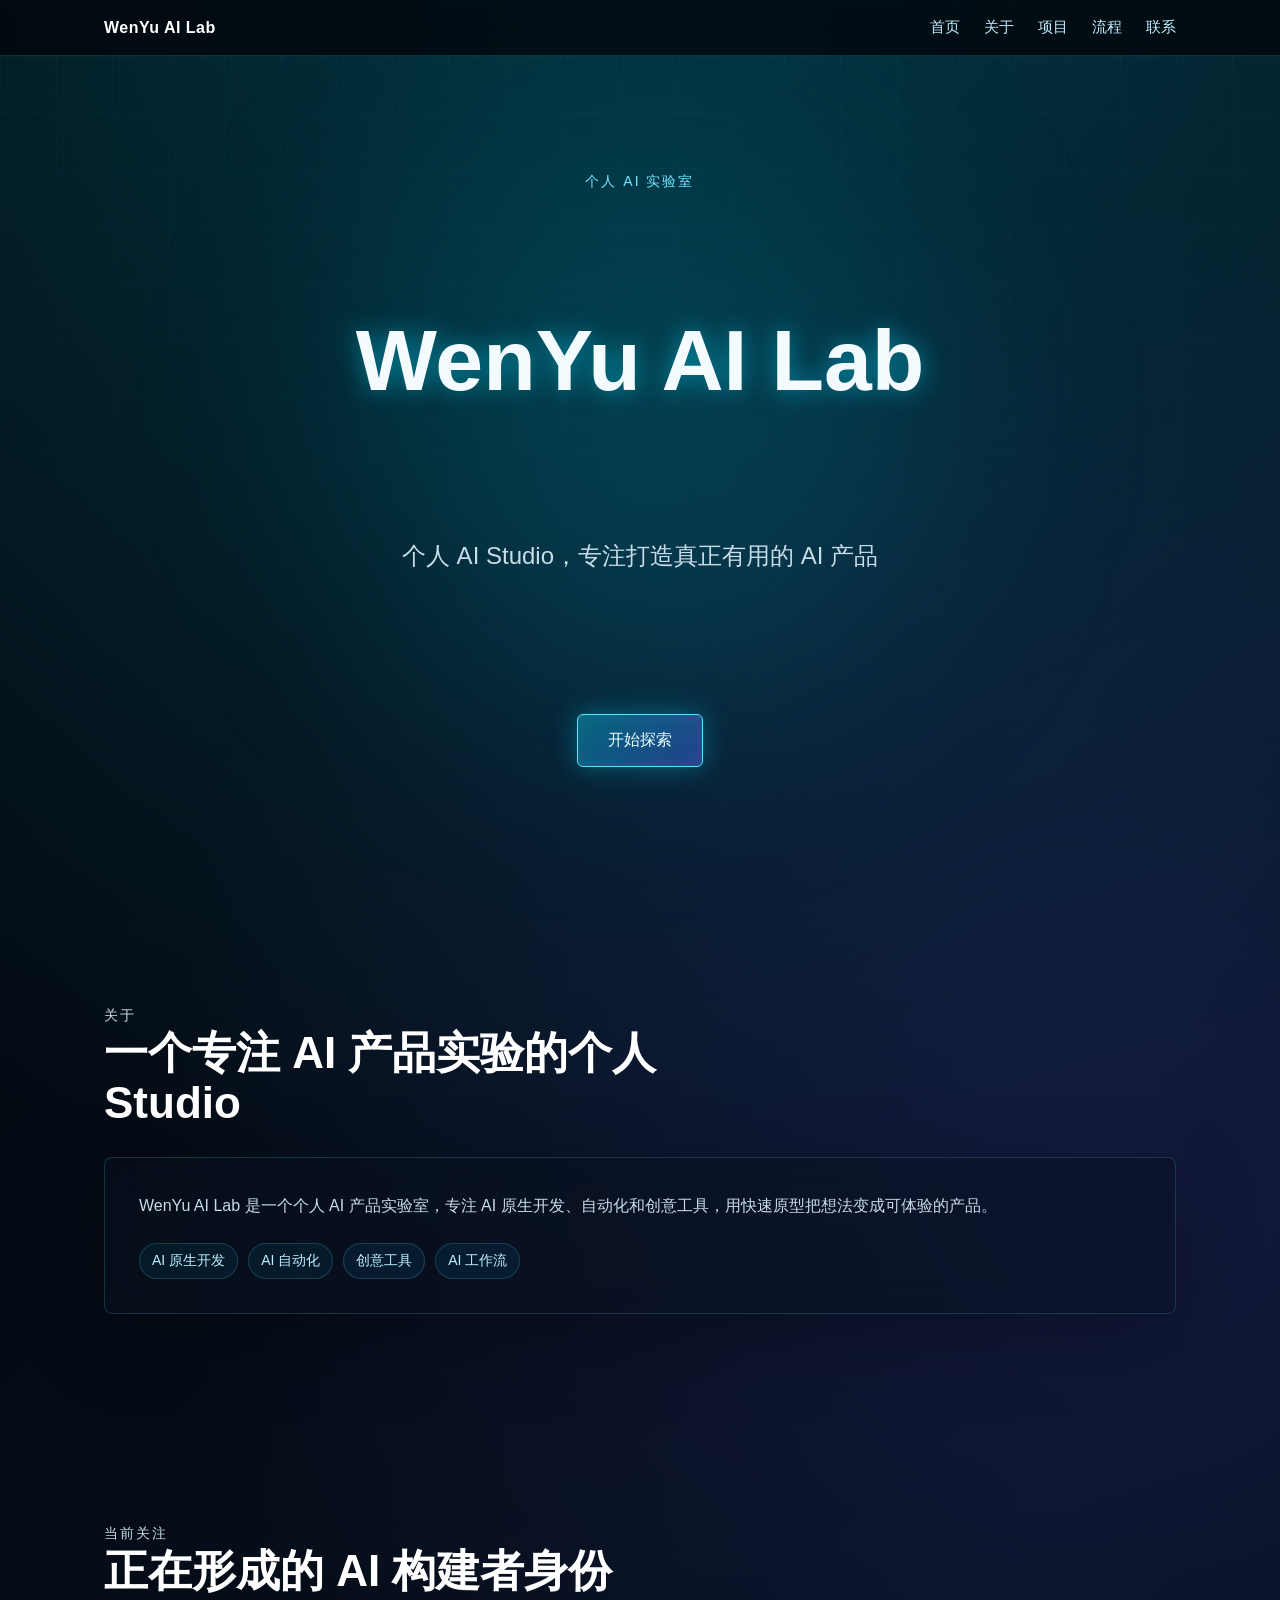
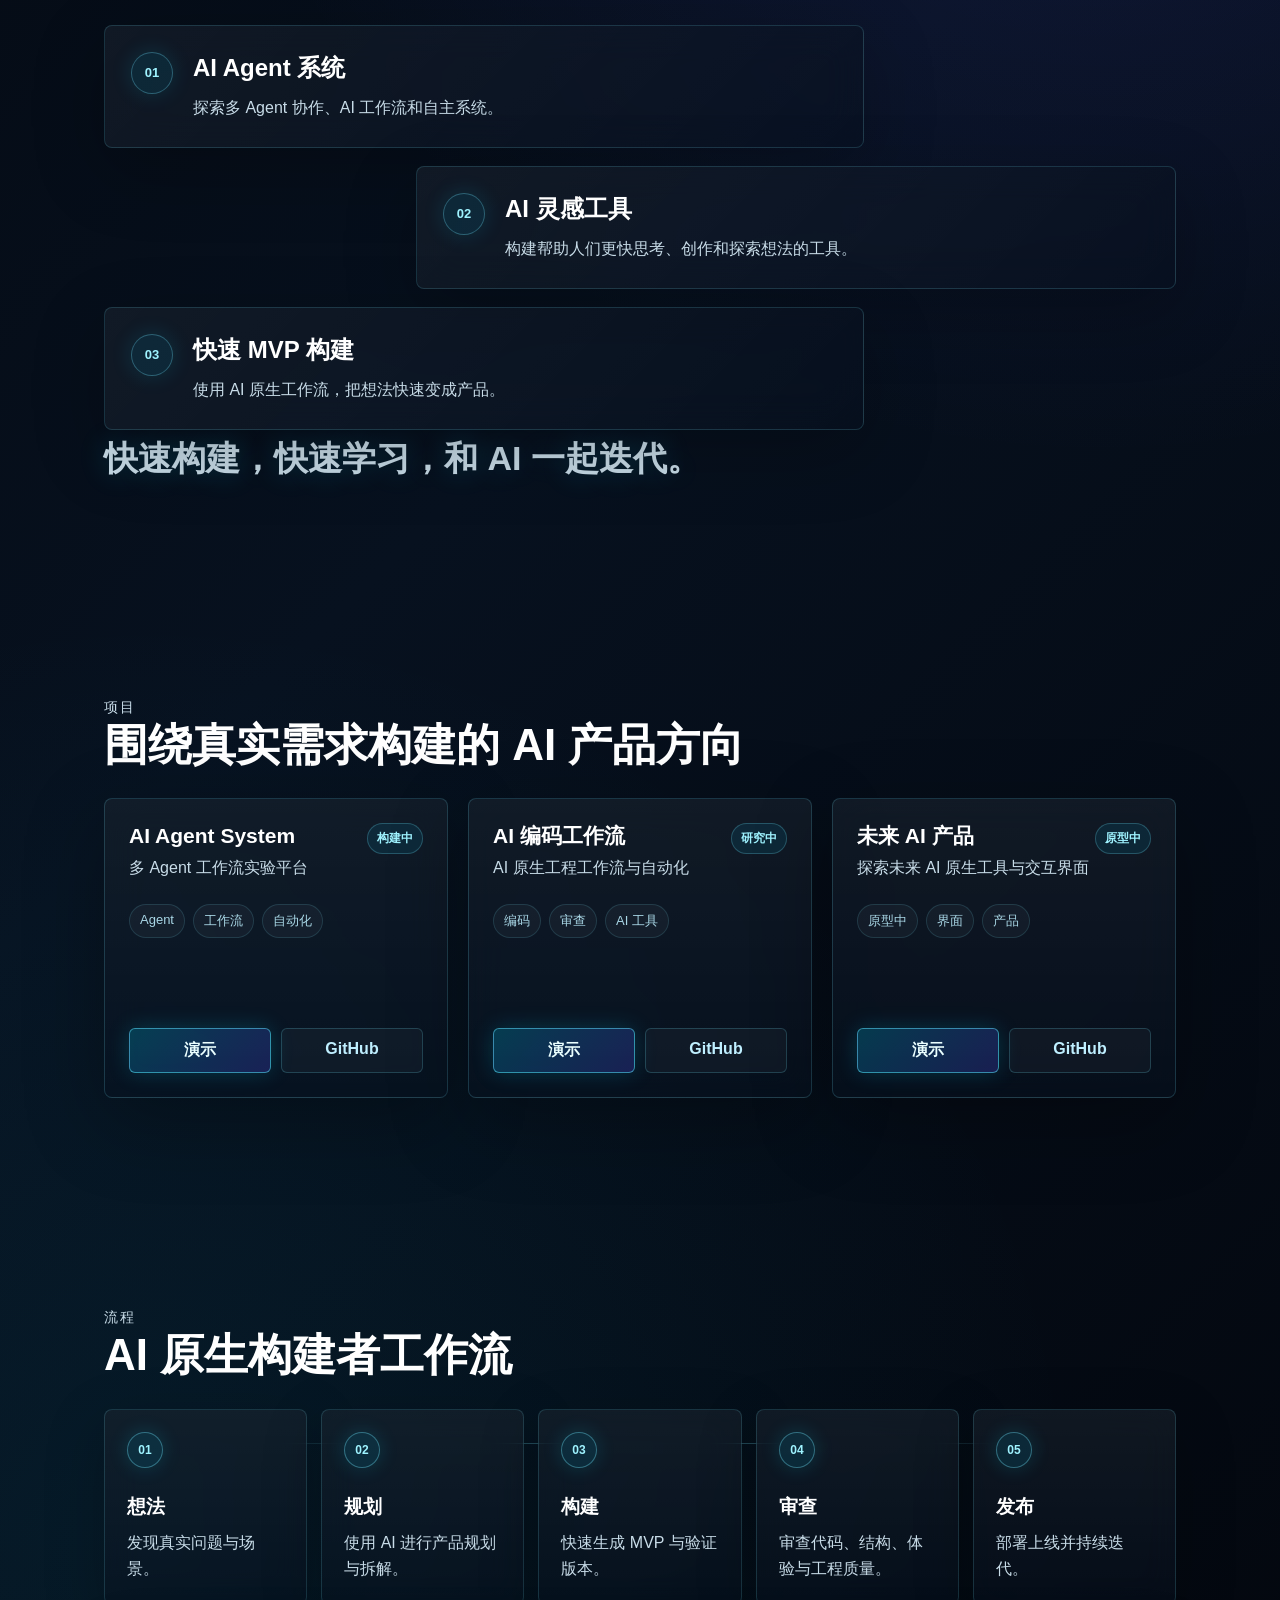
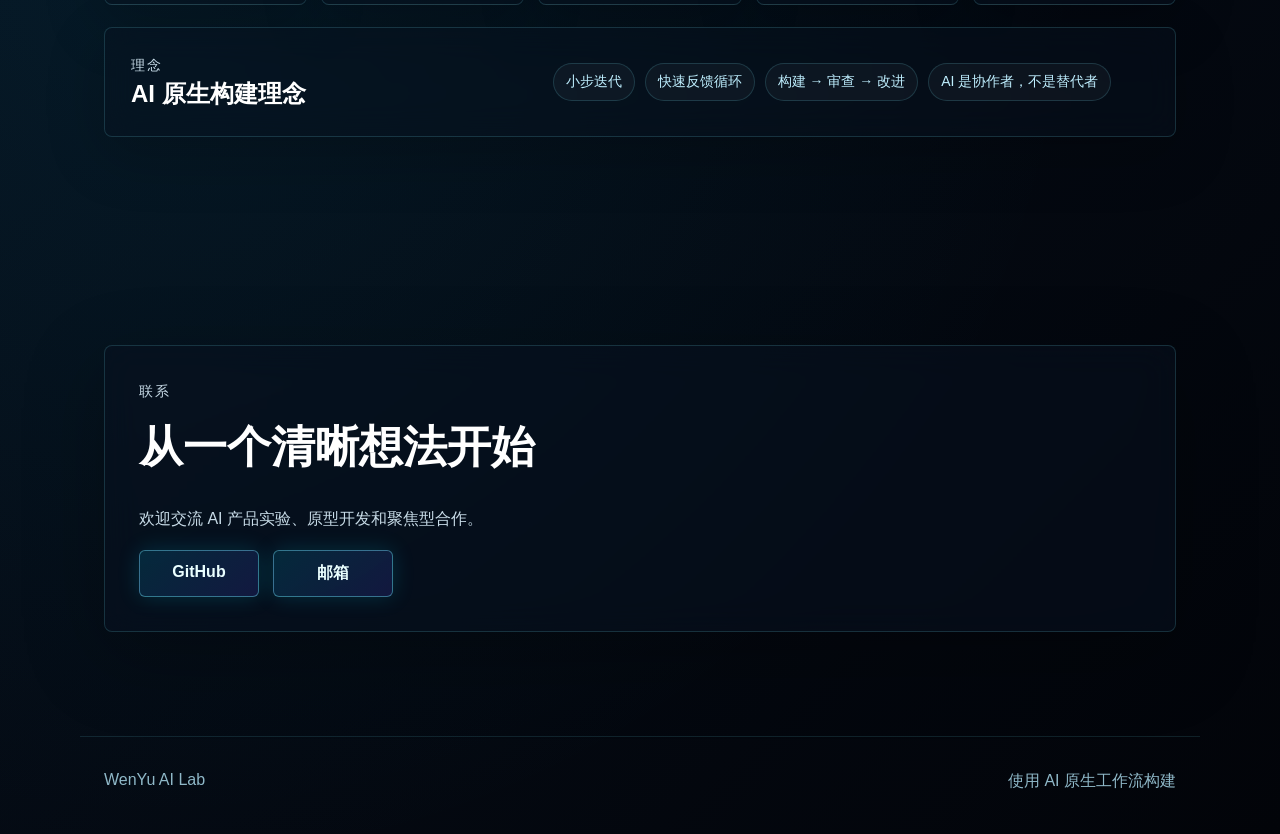
<file: index.html>
<!DOCTYPE html>
<html lang="zh-CN">
<head>
  <meta charset="UTF-8">
  <meta name="viewport" content="width=device-width, initial-scale=1.0">
  <title>WenYu AI Lab</title>
  <link rel="stylesheet" href="style.css">
</head>
<body>
  <header class="site-header">
    <nav class="nav">
      <a class="logo" href="#home">WenYu AI Lab</a>
      <div class="nav-links">
        <a href="#home">首页</a>
        <a href="#about">关于</a>
        <a href="#projects">项目</a>
        <a href="#workflow">流程</a>
        <a href="#contact">联系</a>
      </div>
    </nav>
  </header>

  <main>
    <section id="home" class="hero reveal">
      <p class="eyebrow">个人 AI 实验室</p>
      <h1>WenYu AI Lab</h1>
      <p class="intro">个人 AI Studio，专注打造真正有用的 AI 产品</p>
      <button id="helloButton" class="glow-button" type="button">开始探索</button>
    </section>

    <section id="about" class="section reveal">
      <div class="section-heading">
        <p class="eyebrow">关于</p>
        <h2>一个专注 AI 产品实验的个人 Studio</h2>
      </div>
      <div class="glass-panel">
        <p>WenYu AI Lab 是一个个人 AI 产品实验室，专注 AI 原生开发、自动化和创意工具，用快速原型把想法变成可体验的产品。</p>
        <div class="tag-list">
          <span>AI 原生开发</span>
          <span>AI 自动化</span>
          <span>创意工具</span>
          <span>AI 工作流</span>
        </div>
      </div>
    </section>

    <section id="focus" class="section reveal">
      <div class="section-heading">
        <p class="eyebrow">当前关注</p>
        <h2>正在形成的 AI 构建者身份</h2>
      </div>
      <div class="focus-stack">
        <article class="focus-card align-left">
          <span class="focus-index">01</span>
          <div>
            <h3>AI Agent 系统</h3>
            <p>探索多 Agent 协作、AI 工作流和自主系统。</p>
          </div>
        </article>
        <article class="focus-card align-right">
          <span class="focus-index">02</span>
          <div>
            <h3>AI 灵感工具</h3>
            <p>构建帮助人们更快思考、创作和探索想法的工具。</p>
          </div>
        </article>
        <article class="focus-card align-left">
          <span class="focus-index">03</span>
          <div>
            <h3>快速 MVP 构建</h3>
            <p>使用 AI 原生工作流，把想法快速变成产品。</p>
          </div>
        </article>
      </div>
      <p class="focus-mantra">快速构建，快速学习，和 AI 一起迭代。</p>
    </section>

    <section id="projects" class="section reveal">
      <div class="section-heading">
        <p class="eyebrow">项目</p>
        <h2>围绕真实需求构建的 AI 产品方向</h2>
      </div>
      <div class="project-grid">
        <article class="project-card">
          <div class="project-header">
            <h3>AI Agent System</h3>
            <span class="status-badge">构建中</span>
          </div>
          <p class="project-position">多 Agent 工作流实验平台</p>
          <div class="tech-tags">
            <span>Agent</span>
            <span>工作流</span>
            <span>自动化</span>
          </div>
          <div class="project-actions">
            <a class="project-button primary" href="#contact">演示</a>
            <a class="project-button secondary" href="https://github.com/yourname" target="_blank" rel="noreferrer">GitHub</a>
          </div>
        </article>
        <article class="project-card">
          <div class="project-header">
            <h3>AI 编码工作流</h3>
            <span class="status-badge">研究中</span>
          </div>
          <p class="project-position">AI 原生工程工作流与自动化</p>
          <div class="tech-tags">
            <span>编码</span>
            <span>审查</span>
            <span>AI 工具</span>
          </div>
          <div class="project-actions">
            <a class="project-button primary" href="#contact">演示</a>
            <a class="project-button secondary" href="https://github.com/yourname" target="_blank" rel="noreferrer">GitHub</a>
          </div>
        </article>
        <article class="project-card">
          <div class="project-header">
            <h3>未来 AI 产品</h3>
            <span class="status-badge">原型中</span>
          </div>
          <p class="project-position">探索未来 AI 原生工具与交互界面</p>
          <div class="tech-tags">
            <span>原型中</span>
            <span>界面</span>
            <span>产品</span>
          </div>
          <div class="project-actions">
            <a class="project-button primary" href="#contact">演示</a>
            <a class="project-button secondary" href="https://github.com/yourname" target="_blank" rel="noreferrer">GitHub</a>
          </div>
        </article>
      </div>
    </section>

    <section id="workflow" class="section reveal">
      <div class="section-heading">
        <p class="eyebrow">流程</p>
        <h2>AI 原生构建者工作流</h2>
      </div>
      <div class="workflow-timeline">
        <article class="workflow-step">
          <span class="step-number">01</span>
          <h3>想法</h3>
          <p>发现真实问题与场景。</p>
        </article>
        <article class="workflow-step">
          <span class="step-number">02</span>
          <h3>规划</h3>
          <p>使用 AI 进行产品规划与拆解。</p>
        </article>
        <article class="workflow-step">
          <span class="step-number">03</span>
          <h3>构建</h3>
          <p>快速生成 MVP 与验证版本。</p>
        </article>
        <article class="workflow-step">
          <span class="step-number">04</span>
          <h3>审查</h3>
          <p>审查代码、结构、体验与工程质量。</p>
        </article>
        <article class="workflow-step">
          <span class="step-number">05</span>
          <h3>发布</h3>
          <p>部署上线并持续迭代。</p>
        </article>
      </div>
      <div class="philosophy-panel">
        <div>
          <p class="eyebrow">理念</p>
          <h3>AI 原生构建理念</h3>
        </div>
        <div class="philosophy-list">
          <span>小步迭代</span>
          <span>快速反馈循环</span>
          <span>构建 → 审查 → 改进</span>
          <span>AI 是协作者，不是替代者</span>
        </div>
      </div>
    </section>

    <section id="contact" class="section reveal">
      <div class="glass-panel contact-panel">
        <p class="eyebrow">联系</p>
        <h2>从一个清晰想法开始</h2>
        <p>欢迎交流 AI 产品实验、原型开发和聚焦型合作。</p>
        <div class="contact-actions">
          <a class="action-button" href="https://github.com/yourname" target="_blank" rel="noreferrer">GitHub</a>
          <a class="action-button" href="mailto:hello@wenyu.ai">邮箱</a>
        </div>
      </div>
    </section>
  </main>

  <footer class="footer">
    <p>WenYu AI Lab</p>
    <span>使用 AI 原生工作流构建</span>
  </footer>

  <script src="script.js"></script>
</body>
</html>
</file>
<file: style.css>
* {
  box-sizing: border-box;
}

html {
  scroll-behavior: smooth;
}

body {
  position: relative;
  margin: 0;
  min-height: 100vh;
  overflow-x: hidden;
  font-family: Inter, Arial, sans-serif;
  color: #f4fbff;
  background:
    radial-gradient(circle at 50% -5%, rgba(0, 220, 255, 0.24), transparent 34%),
    radial-gradient(circle at 86% 28%, rgba(90, 80, 255, 0.14), transparent 30%),
    radial-gradient(circle at 12% 78%, rgba(0, 180, 220, 0.08), transparent 28%),
    linear-gradient(135deg, #020409, #07111f 48%, #020409 100%);
}

body::before {
  position: fixed;
  inset: 0;
  z-index: -1;
  content: "";
  background-image:
    linear-gradient(rgba(116, 232, 255, 0.04) 1px, transparent 1px),
    linear-gradient(90deg, rgba(116, 232, 255, 0.04) 1px, transparent 1px);
  background-size: 56px 56px;
  mask-image: linear-gradient(to bottom, rgba(0, 0, 0, 0.8), transparent 78%);
}

body::after {
  position: fixed;
  top: 16%;
  left: 50%;
  z-index: -2;
  width: 560px;
  height: 560px;
  content: "";
  background: rgba(0, 216, 255, 0.13);
  border-radius: 50%;
  filter: blur(120px);
  transform: translateX(-50%);
}

a {
  color: inherit;
  text-decoration: none;
}

.site-header {
  position: fixed;
  top: 0;
  left: 0;
  z-index: 10;
  width: 100%;
  border-bottom: 1px solid rgba(116, 232, 255, 0.16);
  background: rgba(2, 4, 9, 0.78);
  backdrop-filter: blur(14px);
}

.nav {
  width: min(1120px, 100%);
  margin: 0 auto;
  padding: 18px 24px;
  display: flex;
  align-items: center;
  justify-content: space-between;
  gap: 24px;
}

.logo {
  color: #ffffff;
  font-weight: 700;
  letter-spacing: 0.5px;
}

.nav-links {
  display: flex;
  gap: 24px;
  color: #bfefff;
  font-size: 15px;
}

.nav-links a {
  transition: color 0.2s ease;
}

.nav-links a:hover {
  color: #74e8ff;
}

.hero {
  min-height: 100vh;
  display: grid;
  place-items: center;
  padding: 120px 24px 80px;
  text-align: center;
}

.eyebrow {
  margin: 0 0 14px;
  color: #74e8ff;
  font-size: 14px;
  letter-spacing: 2px;
  text-transform: uppercase;
}

h1 {
  margin: 0;
  font-size: clamp(44px, 8vw, 86px);
  font-weight: 800;
  letter-spacing: 0;
  text-shadow: 0 0 24px rgba(0, 225, 255, 0.5);
}

.intro {
  max-width: 640px;
  margin: 22px auto 34px;
  color: #c8dce8;
  font-size: clamp(18px, 3vw, 24px);
  line-height: 1.5;
}

.glow-button {
  padding: 15px 30px;
  border: 1px solid #58e6ff;
  border-radius: 6px;
  color: #eaffff;
  background:
    linear-gradient(135deg, rgba(0, 225, 255, 0.26), rgba(87, 80, 255, 0.34)),
    rgba(0, 180, 220, 0.14);
  cursor: pointer;
  font-size: 16px;
  box-shadow:
    0 0 26px rgba(0, 216, 255, 0.34),
    inset 0 0 18px rgba(255, 255, 255, 0.06);
  transition: transform 0.24s ease, box-shadow 0.24s ease, background 0.24s ease;
}

.glow-button:hover {
  background:
    linear-gradient(135deg, rgba(0, 240, 255, 0.36), rgba(105, 96, 255, 0.48)),
    rgba(0, 210, 255, 0.18);
  box-shadow:
    0 0 42px rgba(0, 216, 255, 0.52),
    0 0 90px rgba(87, 80, 255, 0.22);
  transform: translateY(-2px) scale(1.03);
}

.glow-button:active {
  transform: translateY(0) scale(0.99);
}

.section {
  width: min(1120px, 100%);
  margin: 0 auto;
  padding: 104px 24px;
}

.section-heading {
  max-width: 680px;
  margin-bottom: 28px;
}

.section h2 {
  margin: 0;
  color: #ffffff;
  font-size: clamp(30px, 4vw, 44px);
  line-height: 1.15;
  letter-spacing: 0;
}

.section p,
.card p {
  margin: 0;
  color: #c8dce8;
  line-height: 1.7;
}

.card-grid {
  display: grid;
  grid-template-columns: repeat(3, 1fr);
  gap: 20px;
}

.card,
.glass-panel {
  border: 1px solid rgba(116, 232, 255, 0.16);
  border-radius: 8px;
  background: rgba(8, 18, 32, 0.54);
  box-shadow: 0 24px 80px rgba(0, 0, 0, 0.26);
  backdrop-filter: blur(16px);
}

.card {
  min-height: 190px;
  padding: 24px;
  display: flex;
  flex-direction: column;
  transition: border-color 0.26s ease, box-shadow 0.26s ease, transform 0.26s ease, background 0.26s ease;
}

.card:hover {
  border-color: rgba(116, 232, 255, 0.48);
  background: rgba(10, 26, 44, 0.66);
  box-shadow:
    0 24px 80px rgba(0, 0, 0, 0.28),
    0 0 42px rgba(0, 216, 255, 0.24),
    inset 0 0 24px rgba(255, 255, 255, 0.03);
  transform: translateY(-6px);
}

.card h3 {
  margin: 0 0 12px;
  color: #ffffff;
  font-size: 20px;
}

.card-link {
  width: fit-content;
  margin-top: auto;
  padding-top: 24px;
  color: #74e8ff;
  font-weight: 700;
  transition: color 0.2s ease, text-shadow 0.2s ease;
}

.card-link:hover {
  color: #eaffff;
  text-shadow: 0 0 18px rgba(116, 232, 255, 0.5);
}



.focus-stack {
  display: grid;
  gap: 18px;
}

.focus-card {
  width: min(760px, 100%);
  padding: 26px;
  display: grid;
  grid-template-columns: auto 1fr;
  gap: 20px;
  align-items: start;
  border: 1px solid rgba(116, 232, 255, 0.16);
  border-radius: 8px;
  background:
    linear-gradient(135deg, rgba(255, 255, 255, 0.045), transparent),
    rgba(8, 18, 32, 0.54);
  box-shadow: 0 22px 72px rgba(0, 0, 0, 0.24);
  backdrop-filter: blur(18px);
  transition: border-color 0.26s ease, box-shadow 0.26s ease, transform 0.26s ease, background 0.26s ease;
}

.focus-card:hover {
  border-color: rgba(116, 232, 255, 0.46);
  background:
    linear-gradient(135deg, rgba(116, 232, 255, 0.065), transparent),
    rgba(10, 26, 44, 0.68);
  box-shadow:
    0 26px 84px rgba(0, 0, 0, 0.3),
    0 0 38px rgba(0, 216, 255, 0.2);
  transform: translateY(-5px);
}

.focus-card.align-right {
  justify-self: end;
}

.focus-index {
  display: inline-grid;
  place-items: center;
  width: 42px;
  height: 42px;
  border: 1px solid rgba(116, 232, 255, 0.3);
  border-radius: 50%;
  color: #9ff3ff;
  background: rgba(0, 180, 220, 0.1);
  box-shadow: 0 0 22px rgba(0, 216, 255, 0.14);
  font-size: 13px;
  font-weight: 800;
}

.focus-card h3 {
  margin: 0 0 10px;
  color: #ffffff;
  font-size: 24px;
}

.focus-card p {
  margin: 0;
  color: #c8dce8;
  line-height: 1.7;
}

.focus-mantra {
  margin: 28px 0 0;
  color: #eaffff;
  font-size: clamp(22px, 4vw, 34px);
  font-weight: 800;
  text-shadow: 0 0 28px rgba(0, 216, 255, 0.22);
}

.project-grid {
  display: grid;
  grid-template-columns: repeat(3, 1fr);
  gap: 20px;
}

.project-card {
  min-height: 300px;
  padding: 24px;
  display: flex;
  flex-direction: column;
  border: 1px solid rgba(116, 232, 255, 0.18);
  border-radius: 8px;
  background:
    linear-gradient(180deg, rgba(255, 255, 255, 0.045), transparent),
    rgba(8, 18, 32, 0.58);
  box-shadow: 0 24px 80px rgba(0, 0, 0, 0.28);
  backdrop-filter: blur(18px);
  transition: border-color 0.26s ease, box-shadow 0.26s ease, transform 0.26s ease, background 0.26s ease;
}

.project-card:hover {
  border-color: rgba(116, 232, 255, 0.56);
  background:
    linear-gradient(180deg, rgba(116, 232, 255, 0.07), transparent),
    rgba(10, 26, 44, 0.72);
  box-shadow:
    0 28px 90px rgba(0, 0, 0, 0.32),
    0 0 48px rgba(0, 216, 255, 0.26),
    inset 0 0 28px rgba(255, 255, 255, 0.035);
  transform: translateY(-7px);
}

.project-header {
  display: flex;
  align-items: flex-start;
  justify-content: space-between;
  gap: 16px;
}

.project-header h3 {
  margin: 0;
  color: #ffffff;
  font-size: 21px;
  line-height: 1.25;
}

.status-badge {
  flex: 0 0 auto;
  padding: 6px 9px;
  border: 1px solid rgba(116, 232, 255, 0.24);
  border-radius: 999px;
  color: #9ff3ff;
  background: rgba(0, 180, 220, 0.1);
  font-size: 12px;
  font-weight: 700;
}

.project-position {
  margin: 18px 0 0;
  color: #d8edf5;
  line-height: 1.65;
}

.tech-tags {
  display: flex;
  flex-wrap: wrap;
  gap: 8px;
  margin-top: 22px;
}

.tech-tags span {
  padding: 7px 10px;
  border: 1px solid rgba(116, 232, 255, 0.14);
  border-radius: 999px;
  color: #a9d7e6;
  background: rgba(255, 255, 255, 0.035);
  font-size: 13px;
}

.project-actions {
  display: flex;
  gap: 10px;
  margin-top: auto;
  padding-top: 28px;
}

.project-button {
  flex: 1;
  padding: 11px 14px;
  border-radius: 6px;
  text-align: center;
  font-weight: 700;
  transition: transform 0.22s ease, box-shadow 0.22s ease, background 0.22s ease, border-color 0.22s ease;
}

.project-button.primary {
  border: 1px solid rgba(88, 230, 255, 0.52);
  color: #eaffff;
  background: linear-gradient(135deg, rgba(0, 210, 255, 0.22), rgba(87, 80, 255, 0.24));
  box-shadow: 0 0 22px rgba(0, 216, 255, 0.18);
}

.project-button.secondary {
  border: 1px solid rgba(116, 232, 255, 0.2);
  color: #bfefff;
  background: rgba(255, 255, 255, 0.035);
}

.project-button:hover {
  transform: translateY(-2px) scale(1.02);
}

.project-button.primary:hover {
  box-shadow: 0 0 30px rgba(0, 216, 255, 0.32);
}

.project-button.secondary:hover {
  border-color: rgba(116, 232, 255, 0.4);
  background: rgba(0, 180, 220, 0.1);
}

.glass-panel {
  padding: 34px;
}

.tag-list {
  display: flex;
  flex-wrap: wrap;
  gap: 10px;
  margin-top: 24px;
}

.tag-list span {
  padding: 8px 12px;
  border: 1px solid rgba(116, 232, 255, 0.18);
  border-radius: 999px;
  color: #bfefff;
  background: rgba(0, 180, 220, 0.08);
  font-size: 14px;
}

.glass-panel h2 {
  margin-bottom: 14px;
}

.contact-panel {
  display: grid;
  gap: 18px;
}

.contact-actions {
  display: flex;
  flex-wrap: wrap;
  gap: 14px;
}

.workflow-timeline {
  position: relative;
  display: grid;
  grid-template-columns: repeat(5, 1fr);
  gap: 14px;
}

.workflow-timeline::before {
  position: absolute;
  top: 34px;
  left: 4%;
  right: 4%;
  height: 1px;
  content: "";
  background: linear-gradient(90deg, transparent, rgba(116, 232, 255, 0.34), transparent);
}

.workflow-step {
  position: relative;
  min-height: 190px;
  padding: 22px;
  border: 1px solid rgba(116, 232, 255, 0.16);
  border-radius: 8px;
  background:
    linear-gradient(180deg, rgba(255, 255, 255, 0.045), transparent),
    rgba(8, 18, 32, 0.52);
  box-shadow: 0 18px 60px rgba(0, 0, 0, 0.22);
  backdrop-filter: blur(16px);
  transition: border-color 0.26s ease, box-shadow 0.26s ease, transform 0.26s ease, background 0.26s ease;
}

.workflow-step:hover {
  border-color: rgba(116, 232, 255, 0.48);
  background:
    linear-gradient(180deg, rgba(116, 232, 255, 0.06), transparent),
    rgba(10, 26, 44, 0.68);
  box-shadow:
    0 24px 72px rgba(0, 0, 0, 0.3),
    0 0 34px rgba(0, 216, 255, 0.22);
  transform: translateY(-6px);
}

.step-number {
  display: inline-grid;
  place-items: center;
  width: 36px;
  height: 36px;
  margin-bottom: 26px;
  border: 1px solid rgba(116, 232, 255, 0.36);
  border-radius: 50%;
  color: #9ff3ff;
  background: rgba(0, 180, 220, 0.12);
  box-shadow: 0 0 20px rgba(0, 216, 255, 0.16);
  font-size: 12px;
  font-weight: 800;
}

.workflow-step h3 {
  margin: 0 0 10px;
  color: #ffffff;
  font-size: 19px;
}

.workflow-step p {
  margin: 0;
  color: #c8dce8;
  line-height: 1.65;
}

.philosophy-panel {
  margin-top: 22px;
  padding: 26px;
  display: grid;
  grid-template-columns: minmax(220px, 0.8fr) 1.2fr;
  gap: 24px;
  align-items: center;
  border: 1px solid rgba(116, 232, 255, 0.16);
  border-radius: 8px;
  background: rgba(8, 18, 32, 0.46);
  box-shadow: 0 18px 60px rgba(0, 0, 0, 0.2);
  backdrop-filter: blur(16px);
}

.philosophy-panel h3 {
  margin: 0;
  color: #ffffff;
  font-size: 24px;
}

.philosophy-list {
  display: flex;
  flex-wrap: wrap;
  gap: 10px;
}

.philosophy-list span {
  padding: 9px 12px;
  border: 1px solid rgba(116, 232, 255, 0.16);
  border-radius: 999px;
  color: #bfefff;
  background: rgba(255, 255, 255, 0.035);
  font-size: 14px;
}

.action-button {
  min-width: 120px;
  padding: 12px 20px;
  border: 1px solid rgba(116, 232, 255, 0.42);
  border-radius: 6px;
  color: #eaffff;
  background: linear-gradient(135deg, rgba(0, 180, 220, 0.16), rgba(79, 70, 229, 0.18));
  text-align: center;
  font-weight: 700;
  box-shadow: 0 0 22px rgba(0, 216, 255, 0.16);
  transition: transform 0.24s ease, background 0.24s ease, box-shadow 0.24s ease;
}

.action-button:hover {
  background: linear-gradient(135deg, rgba(0, 210, 255, 0.28), rgba(79, 70, 229, 0.32));
  box-shadow: 0 0 34px rgba(0, 216, 255, 0.34);
  transform: translateY(-2px) scale(1.03);
}

.action-button:active {
  transform: translateY(0) scale(0.99);
}

.footer {
  width: min(1120px, 100%);
  margin: 0 auto;
  padding: 34px 24px 42px;
  display: flex;
  justify-content: space-between;
  gap: 18px;
  border-top: 1px solid rgba(116, 232, 255, 0.12);
  color: #8fb8c8;
}

.footer p,
.footer span {
  margin: 0;
}

.reveal {
  opacity: 0;
  transform: translateY(30px);
  transition: opacity 0.85s ease, transform 0.85s cubic-bezier(0.2, 0.8, 0.2, 1);
  transition-delay: var(--reveal-delay, 0ms);
}

.reveal.is-visible {
  opacity: 1;
  transform: translateY(0);
}

@keyframes fadeIn {
  from {
    opacity: 0;
    transform: translateY(18px);
  }

  to {
    opacity: 1;
    transform: translateY(0);
  }
}

@media (max-width: 600px) {
  .nav {
    padding: 16px;
    flex-direction: column;
    gap: 12px;
  }

  .nav-links {
    flex-wrap: wrap;
    justify-content: center;
    gap: 14px;
    font-size: 13px;
  }

  .hero {
    min-height: 92vh;
    padding: 142px 18px 68px;
  }

  h1 {
    font-size: clamp(40px, 13vw, 56px);
  }

  .section {
    padding: 60px 18px;
  }

  .section h2 {
    font-size: clamp(26px, 8vw, 34px);
  }

  .eyebrow {
    font-size: 12px;
  }

  .intro {
    font-size: 17px;
    margin-bottom: 28px;
  }

  .card-grid,
  
.focus-stack {
  display: grid;
  gap: 18px;
}

.focus-card {
  width: min(760px, 100%);
  padding: 26px;
  display: grid;
  grid-template-columns: auto 1fr;
  gap: 20px;
  align-items: start;
  border: 1px solid rgba(116, 232, 255, 0.16);
  border-radius: 8px;
  background:
    linear-gradient(135deg, rgba(255, 255, 255, 0.045), transparent),
    rgba(8, 18, 32, 0.54);
  box-shadow: 0 22px 72px rgba(0, 0, 0, 0.24);
  backdrop-filter: blur(18px);
  transition: border-color 0.26s ease, box-shadow 0.26s ease, transform 0.26s ease, background 0.26s ease;
}

.focus-card:hover {
  border-color: rgba(116, 232, 255, 0.46);
  background:
    linear-gradient(135deg, rgba(116, 232, 255, 0.065), transparent),
    rgba(10, 26, 44, 0.68);
  box-shadow:
    0 26px 84px rgba(0, 0, 0, 0.3),
    0 0 38px rgba(0, 216, 255, 0.2);
  transform: translateY(-5px);
}

.focus-card.align-right {
  justify-self: end;
}

.focus-index {
  display: inline-grid;
  place-items: center;
  width: 42px;
  height: 42px;
  border: 1px solid rgba(116, 232, 255, 0.3);
  border-radius: 50%;
  color: #9ff3ff;
  background: rgba(0, 180, 220, 0.1);
  box-shadow: 0 0 22px rgba(0, 216, 255, 0.14);
  font-size: 13px;
  font-weight: 800;
}

.focus-card h3 {
  margin: 0 0 10px;
  color: #ffffff;
  font-size: 24px;
}

.focus-card p {
  margin: 0;
  color: #c8dce8;
  line-height: 1.7;
}

.focus-mantra {
  margin: 28px 0 0;
  color: #eaffff;
  font-size: clamp(22px, 4vw, 34px);
  font-weight: 800;
  text-shadow: 0 0 28px rgba(0, 216, 255, 0.22);
}

.project-grid {
    gap: 14px;
  }

  
.focus-stack {
  display: grid;
  gap: 18px;
}

.focus-card {
  width: min(760px, 100%);
  padding: 26px;
  display: grid;
  grid-template-columns: auto 1fr;
  gap: 20px;
  align-items: start;
  border: 1px solid rgba(116, 232, 255, 0.16);
  border-radius: 8px;
  background:
    linear-gradient(135deg, rgba(255, 255, 255, 0.045), transparent),
    rgba(8, 18, 32, 0.54);
  box-shadow: 0 22px 72px rgba(0, 0, 0, 0.24);
  backdrop-filter: blur(18px);
  transition: border-color 0.26s ease, box-shadow 0.26s ease, transform 0.26s ease, background 0.26s ease;
}

.focus-card:hover {
  border-color: rgba(116, 232, 255, 0.46);
  background:
    linear-gradient(135deg, rgba(116, 232, 255, 0.065), transparent),
    rgba(10, 26, 44, 0.68);
  box-shadow:
    0 26px 84px rgba(0, 0, 0, 0.3),
    0 0 38px rgba(0, 216, 255, 0.2);
  transform: translateY(-5px);
}

.focus-card.align-right {
  justify-self: end;
}

.focus-index {
  display: inline-grid;
  place-items: center;
  width: 42px;
  height: 42px;
  border: 1px solid rgba(116, 232, 255, 0.3);
  border-radius: 50%;
  color: #9ff3ff;
  background: rgba(0, 180, 220, 0.1);
  box-shadow: 0 0 22px rgba(0, 216, 255, 0.14);
  font-size: 13px;
  font-weight: 800;
}

.focus-card h3 {
  margin: 0 0 10px;
  color: #ffffff;
  font-size: 24px;
}

.focus-card p {
  margin: 0;
  color: #c8dce8;
  line-height: 1.7;
}

.focus-mantra {
  margin: 28px 0 0;
  color: #eaffff;
  font-size: clamp(22px, 4vw, 34px);
  font-weight: 800;
  text-shadow: 0 0 28px rgba(0, 216, 255, 0.22);
}

.project-grid {
    grid-template-columns: 1fr;
  }

  .project-card {
    min-height: 280px;
    padding: 20px;
  }

  .project-actions {
    flex-direction: column;
  }

  .workflow-timeline {
    grid-template-columns: 1fr;
    gap: 14px;
  }

  .workflow-timeline::before {
    display: none;
  }

  .workflow-step {
    min-height: 0;
  }

  .step-number {
    margin-bottom: 18px;
  }

  .philosophy-panel {
    grid-template-columns: 1fr;
    padding: 22px;
  }

  .card {
    min-height: 170px;
    padding: 20px;
  }

  .card h3 {
    font-size: 19px;
  }

  .card-grid {
    grid-template-columns: 1fr;
  }

  .glass-panel {
    padding: 24px;
  }

  .contact-actions {
    flex-direction: column;
  }

  .footer {
    flex-direction: column;
    padding-inline: 20px;
  }
}
</file>
